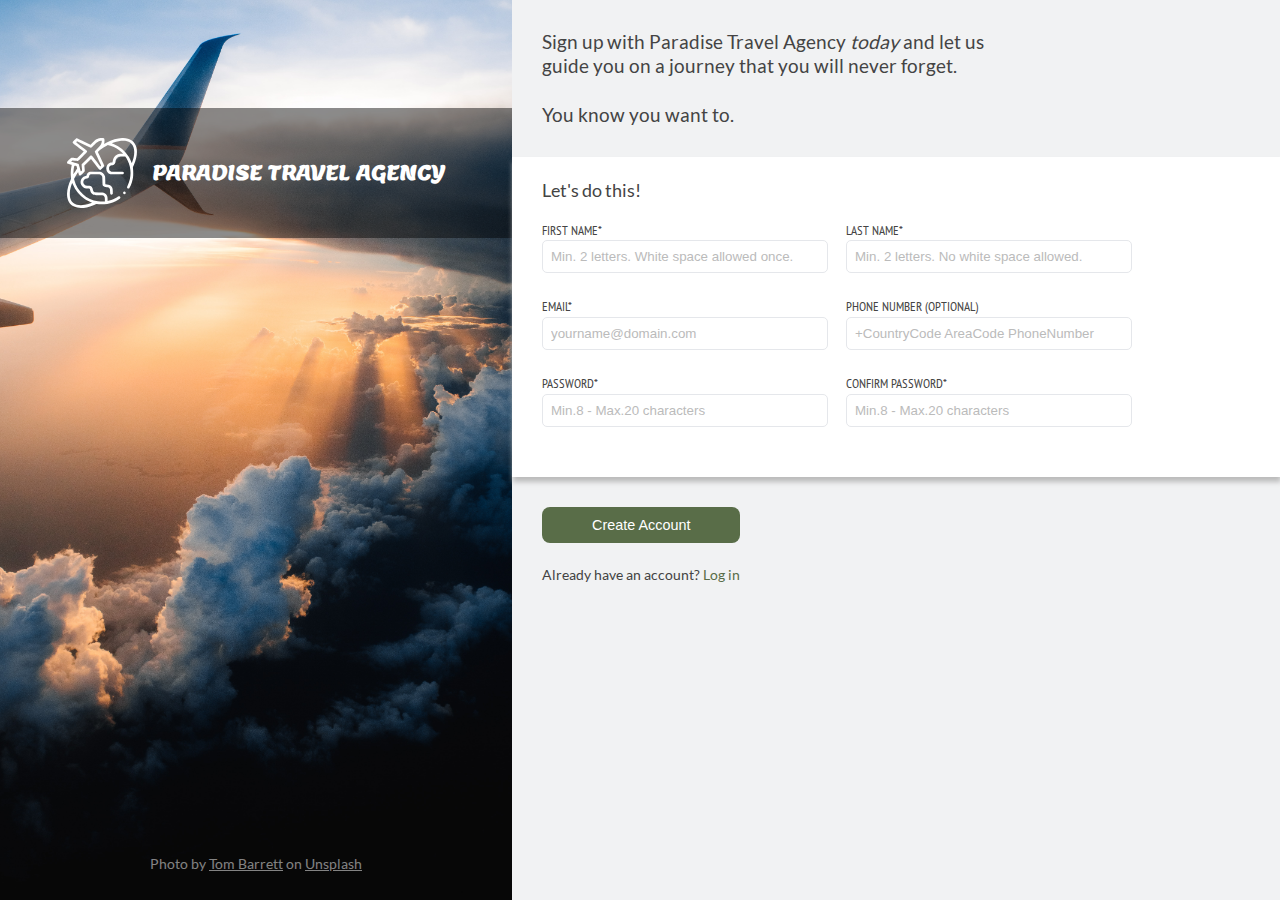
<file: index.html>
<!DOCTYPE html>
<html lang="en">
<head>
  <meta charset="UTF-8">
  <meta http-equiv="X-UA-Compatible" content="IE=edge">
  <meta name="viewport" content="width=device-width, initial-scale=1.0">
  <link rel="icon" type="image/png" href="./images/favicon.png">
  <link rel="stylesheet" href="./css/reset.css">
  <link rel="stylesheet" href="./css/style.css">
  <script src="./js/script.js" defer></script>
  <title>Paradise Travel Agency - Signup</title>
</head>
<body>
  <main>
    <aside>
      <section class="logo_container">
        <a href="./">
          <img src="./images/logo.svg" width="70" height="70" alt="Visit Manarola Logo">
          <h1>PARADISE TRAVEL AGENCY</h1>
        </a>
      </section>
      <section class="credits">
        <small>Photo by <a href="https://unsplash.com/ja/@wistomsin?utm_source=unsplash&utm_medium=referral&utm_content=creditCopyText" target="_blank">Tom Barrett</a> on <a href="https://unsplash.com/images/travel?utm_source=unsplash&utm_medium=referral&utm_content=creditCopyText" target="_blank">Unsplash</a></small>
      </section>
    </aside>
    <article class="content">
      <section class="content-header">
        <h2>Sign up with Paradise Travel Agency <em>today</em> and let us guide you on a journey that you will never forget.</h2>
        <h3>You know you want to.</h3>
      </section>
      <section>
        <form action="./thankyou.html" method="get" id="signup_form">
          <div class="form-main">
            <h4>Let's do this!</h4>
            <div class="input-fields">
              <div class="input-group">
                <label for="first_name">First Name*</label>
                <input
                  type="text"
                  name="first_name"
                  id="first_name"
                  pattern="^[a-zA-Z]{2,}\s?([a-zA-Z]{2,})?"
                  title="Min. 2 letters. White space allowed once."
                  autocomplete="off"
                  placeholder="Min. 2 letters. White space allowed once."
                  required>
                  <img src="./images/check.svg" alt="Valid icon" class="check">
                  <small class="incorrect">* Please type only letters (min. 2 letters)</small>
              </div>
              <div class="input-group">
                <label for="last_name">Last Name*</label>
                <input
                  type="text"
                  name="last_name"
                  id="last_name"
                  pattern="^[a-zA-Z]{2,}"
                  title="Min. 2 letters. No white space allowed."
                  autocomplete="off"
                  placeholder="Min. 2 letters. No white space allowed."
                  required>
                  <img src="./images/check.svg" alt="Valid icon" class="check">
                  <small class="incorrect">* Please type only letters (min. 2 letters)</small>
              </div>
              <div class="input-group">
                <label for="email">Email*</label>
                <input
                  type="email"
                  name="email_field"
                  id="email"
                  pattern="(?![_.-])((?![_.-][_.-])[a-zA-Z\d_.-]){0,63}[a-zA-Z\d]@((?!-)((?!--)[a-zA-Z\d-]){0,63}[a-zA-Z\d]\.){1,2}([a-zA-Z]{2,14}\.)?[a-zA-Z]{2,14}"
                  inputmode="email"
                  autocomplete="off"
                  placeholder="yourname@domain.com"
                  required>
                  <img src="./images/check.svg" alt="Valid icon" class="check">
                  <small class="incorrect">* Please enter valid email address</small>
              </div>
              <div class="input-group">
                <label for="phone_number">Phone Number (optional)</label>
                <input
                  type="tel"
                  minlength="7"
                  maxlength="32"
                  pattern="^(\+|00)[1-9][0-9 \-\(\)\.]{7,32}$"
                  title="Please enter valid a phone number"
                  name="phone_number"
                  id="phone_number"
                  autocomplete="off"
                  placeholder="+CountryCode AreaCode PhoneNumber">
                  <img src="./images/check.svg" alt="Valid icon" class="check">
                  <small class="incorrect">* Please enter a valid phone number</small>
              </div>
              <div class="input-group">
                <label for="password">Password*</label>
                <input
                  type="password"
                  name="password"
                  id="password"
                  placeholder="Min.8 - Max.20 characters"
                  minlength="8"
                  maxlength="20"
                  required>
                  <img src="./images/check.svg" alt="Valid icon" class="check">
                <small class="error_message"></small>
              </div>
              <div class="input-group">
                <label for="confirm_password">Confirm Password*</label>
                <input
                  type="password"
                  name="confirm_password"
                  id="confirm_password"
                  placeholder="Min.8 - Max.20 characters"
                  minlength="8"
                  maxlength="20"
                  required>
                  <img src="./images/check.svg" alt="Valid icon" class="check">
              </div>
            </div>
          </div>
          <div class="form-footer">
            <button>Create Account</button>
            <small>Already have an account? <a href="login.html">Log in</a></small>
          </div>
        </form>
      </section>
    </article>
  </main>
</body>
</html>
</file>
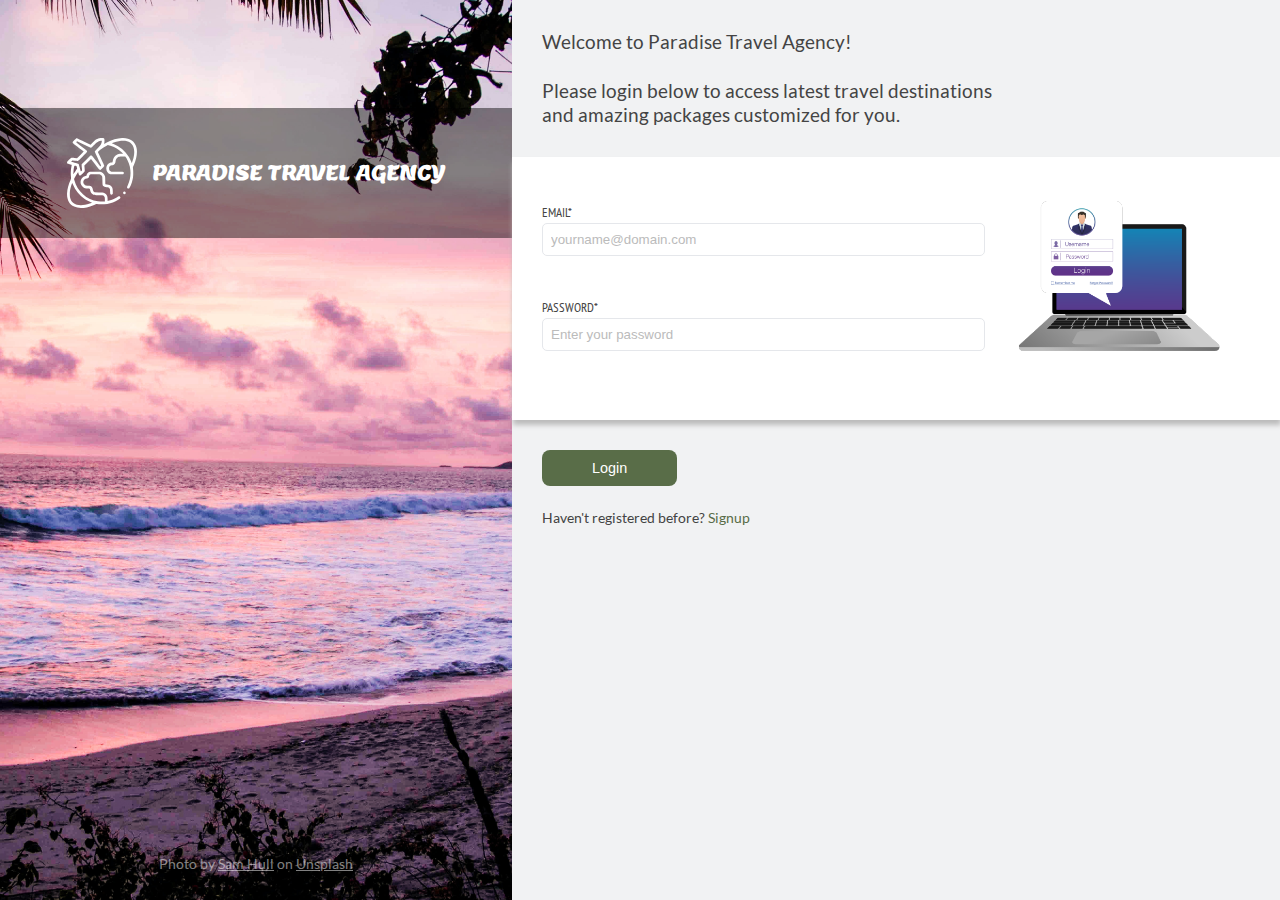
<file: login.html>
<!DOCTYPE html>
<html lang="en">
<head>
  <meta charset="UTF-8">
  <meta http-equiv="X-UA-Compatible" content="IE=edge">
  <meta name="viewport" content="width=device-width, initial-scale=1.0">
  <link rel="icon" type="image/png" href="./images/favicon.png">
  <link rel="stylesheet" href="./css/reset.css">
  <link rel="stylesheet" href="./css/style.css">
  <script src="./js/script.js" defer></script>
  <title>Paradise Travel Agency - Login</title>
</head>
<body>
  <main>
    <aside class="login">
      <section class="logo_container">
        <a href="./">
          <img src="./images/logo.svg" width="70" height="70" alt="Visit Manarola Logo">
          <h1>PARADISE TRAVEL AGENCY</h1>
        </a>
      </section>
      <section class="credits">
        <small>Photo by <a href="https://unsplash.com/@hamsull?utm_source=unsplash&utm_medium=referral&utm_content=creditCopyText">Sam Hull</a> on <a href="https://unsplash.com/photos/KCJKsJPe9pQ?utm_source=unsplash&utm_medium=referral&utm_content=creditCopyText">Unsplash</a>
        </small>
      </section>
    </aside>
    <article class="content">
      <section class="content-header">
        <h2>Welcome to Paradise Travel Agency!</h2>
        <h3>Please login below to access latest travel destinations and amazing packages customized for you.</h3>
      </section>
      <section>
        <form action="https://httpbin.org/post" method="post" id="login_form">
          <div class="form-main">
            <div class="input-fields">
              <div class="input-group">
                <label for="email">Email*</label>
                <input
                  type="email"
                  name="email_field"
                  id="email"
                  pattern="(?![_.-])((?![_.-][_.-])[a-zA-Z\d_.-]){0,63}[a-zA-Z\d]@((?!-)((?!--)[a-zA-Z\d-]){0,63}[a-zA-Z\d]\.){1,2}([a-zA-Z]{2,14}\.)?[a-zA-Z]{2,14}"
                  inputmode="email"
                  autocomplete="off"
                  placeholder="yourname@domain.com"
                  required>
                  <img src="./images/check.svg" alt="Valid icon" class="check">
                  <small class="incorrect">* Please enter valid email address</small>
              </div>
              <div class="input-group">
                <label for="password">Password*</label>
                <input
                  type="password"
                  name="password"
                  id="password"
                  placeholder="Enter your password"
                  minlength="8"
                  maxlength="20"
                  required>
                  <img src="./images/check.svg" alt="Valid icon" class="check">
                <small class="incorrect"></small>
              </div>
            </div>
            <img src="./images/login.svg" class="login_image" alt="Login image">
          </div>
          <div class="form-footer">
            <button>Login</button>
            <small>Haven't registered before? <a href="./index.html">Signup</a></small>
          </div>
        </form>
      </section>
    </article>
  </main>
</body>
</html>
</file>
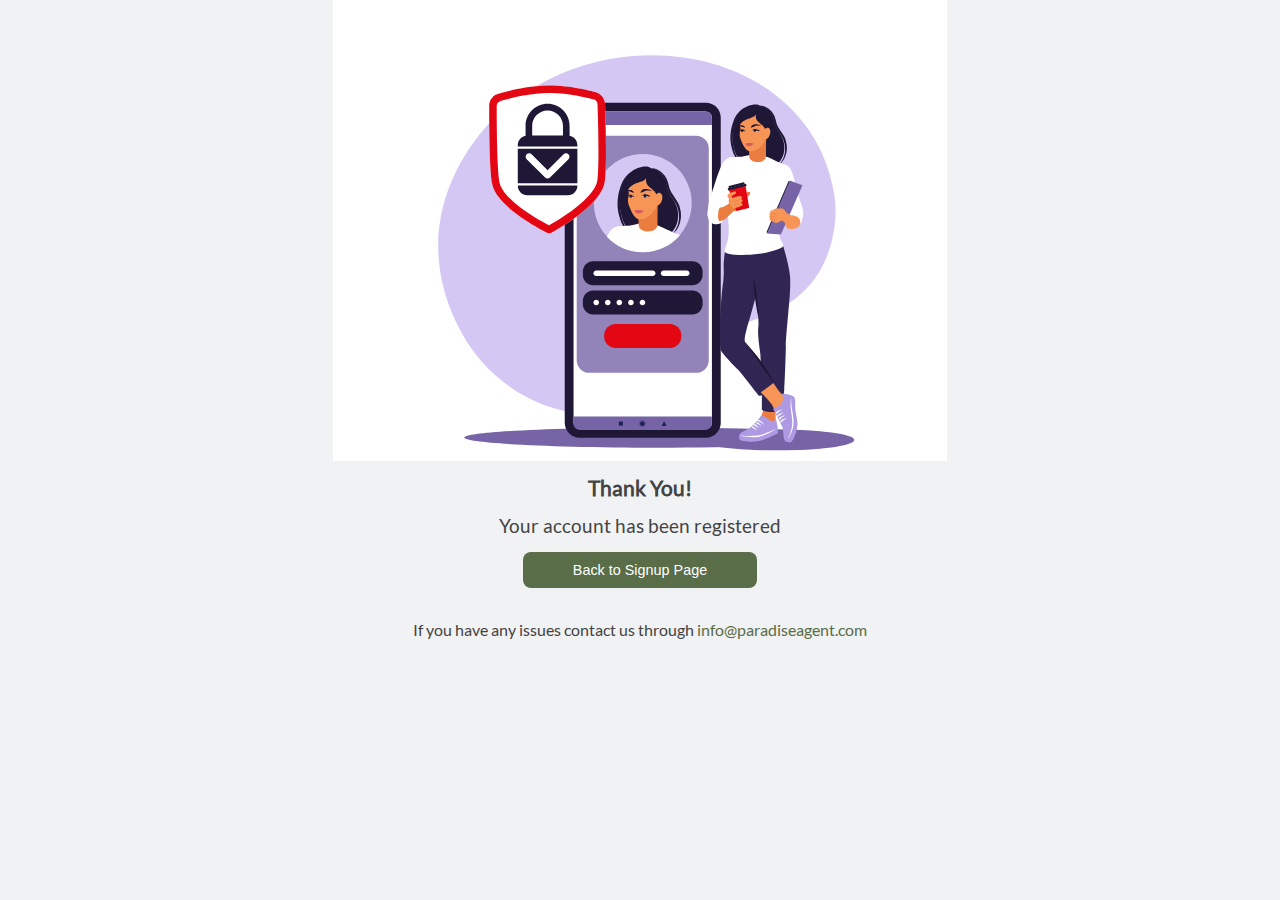
<file: thankyou.html>
<!DOCTYPE html>
<html lang="en">
<head>
    <meta charset="UTF-8">
    <meta http-equiv="X-UA-Compatible" content="IE=edge">
    <meta name="viewport" content="width=device-width, initial-scale=1.0">
    <link rel="stylesheet" href="./css/thank-you-styles.css">
    <link rel="stylesheet" href="./css/style.css">
    <title>Paradise Travel Agency - Thank You</title>
</head>
<body>
    <div class ='container'>
        <div class="thankyou-img center">
            <img src="./images/Thank-You.svg" alt="thank you picture" width="60%"/>
        </div>
        <div class="thank-you-title center"><h1> Thank You!</h1></div>
        <div class="thank-you-description center"> Your account has been registered</div>
        <div class="thank-you-button center "><a href="./index.html"><button type="button">Back to Signup Page</button></a></div>
        <div class="thank-you-contactus center"><p>If you have any issues contact us through <a href="mailto:info@paradiseagent.com">info@paradiseagent.com</a></p></div>
    </div>  
</body>
</html>
</file>
<file: css/style.css>
@import "./style-aside.css";
@import "./style-content.css";

:root {
  --accent: #596D48;
  --accent-hover: #4A5B3C;
  --body-background: #F1F2F3;
  --logo-container-background: rgba(0,0,0,0.45);
  --logo-text: #fff;
  --body-text: #444;
  --credits-text: rgba(255,255,255,0.5);
  --footer-text: #666;
  --header-height: 0px;
  --footer-height: 0px;
  --content-body-background: #fff;
  --button-text: #fff;
  --input-border-color: #E5E7EB;
  --subtle-gray: #bbb;
  --h1-size: 1.3rem;
  --h2-size: 1.2rem;
  --h3-size: 1.2rem;
  --h4-size: 1.1rem;
  --small-size: 0.9rem;
}

@font-face {
  font-family: 'Lemon';
  src: url(../fonts/Lemon-Regular.ttf) format('truetype');
  font-weight: 400;
}

@font-face {
  font-family: 'PTSansNarrow';
  src: url(../fonts/PTSansNarrow-Regular.ttf) format('truetype');
  font-weight: 400;
}

@font-face {
  font-family: 'Lato';
  src: url(../fonts/Lato-Regular.ttf) format('truetype');
  font-weight: 400;
}

body {
  margin: 0;
  padding: 0;
  background-color: var(--body-background);
  font-family: 'Lato', sans-serif;
  font-display: swap;
  color: var(--body-text);
}

h1 {
  font-size: var(--h1-size);
  line-height: 1.6rem;
}

h2 {
  font-size: var(--h2-size);
  line-height: 1.5rem;
}

h3 {
  font-size: var(--h3-size);
  line-height: 1.5rem;
}

h4 {
  font-size: var(--h4-size);
}

small {
  font-size: var(--small-size);
}

em {
  font-style: italic;
}

main {
  display: grid;
  grid-template-columns: minmax(320px, 2fr) 3fr;
  height: 100vh;
}

@media (max-width: 789px) {
  main {
    grid-template-columns: 1fr;
    grid-template-rows: 250px auto;
  }
  aside {
    padding-top: 10%;
  }
  .form-footer {
    text-align: center;
  }
  button {
    width: 100%;
  }
  .login_image {
    display: none;
  }
  #login_form .input-fields {
    width: 100%;
    margin-bottom: 20px;
  }
}
</file>
<file: css/thank-you-styles.css>
.container {
    display: grid;
    grid-template-rows: 90vw, 90vw, 90vw, 90vw;
    height: 100%;
    align-items: center;
    justify-content: center;
}

.thankyou-img {
    align-items: center;
    justify-content: center;
}

.center {
    display: flex;
    align-items: center;
    justify-content: center;
}

.thank-you-title {
    font-size: 2em;
}

.thank-you-description {
    font-size: 1.2em;
    padding-bottom: 15px;
}

.thank-you-contactus {
    padding-top: 1em;
}

.thank-you-contactus a {
  color: var(--accent);
  text-decoration: none;
}
</file>
